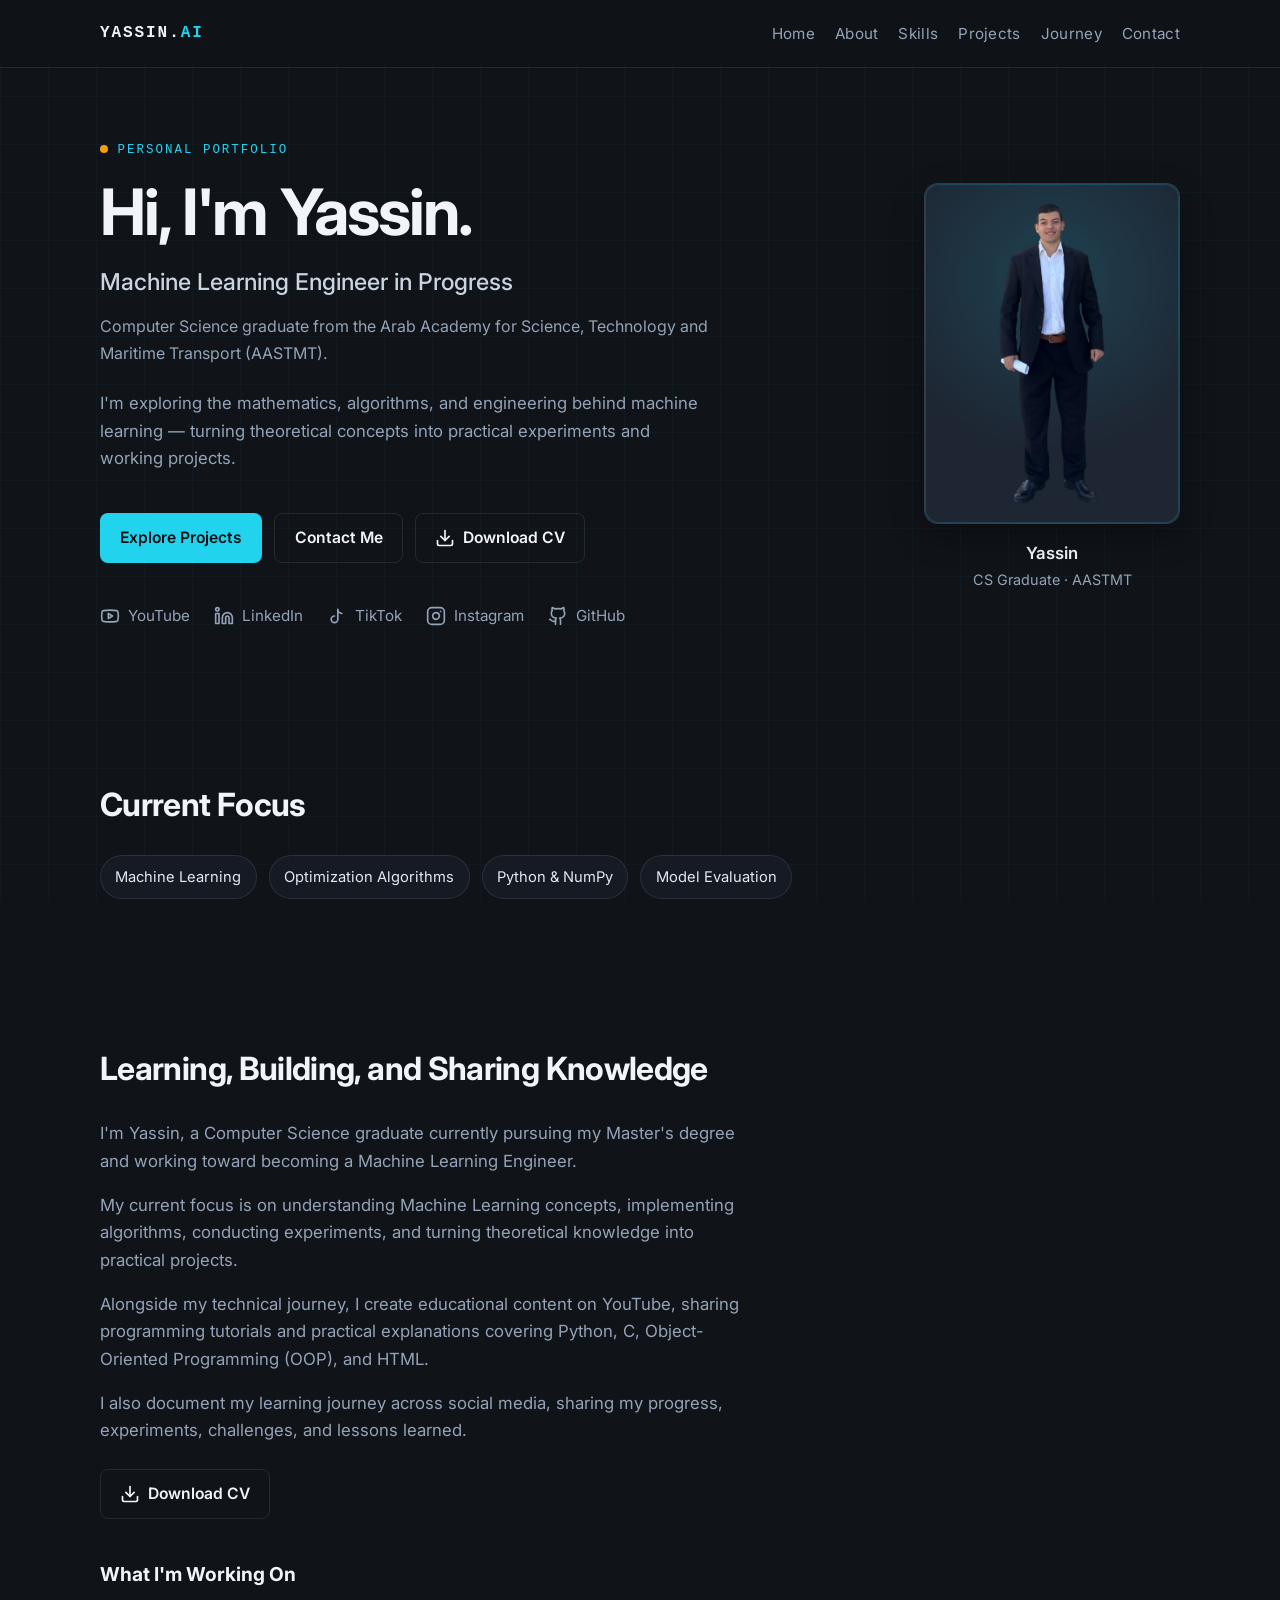
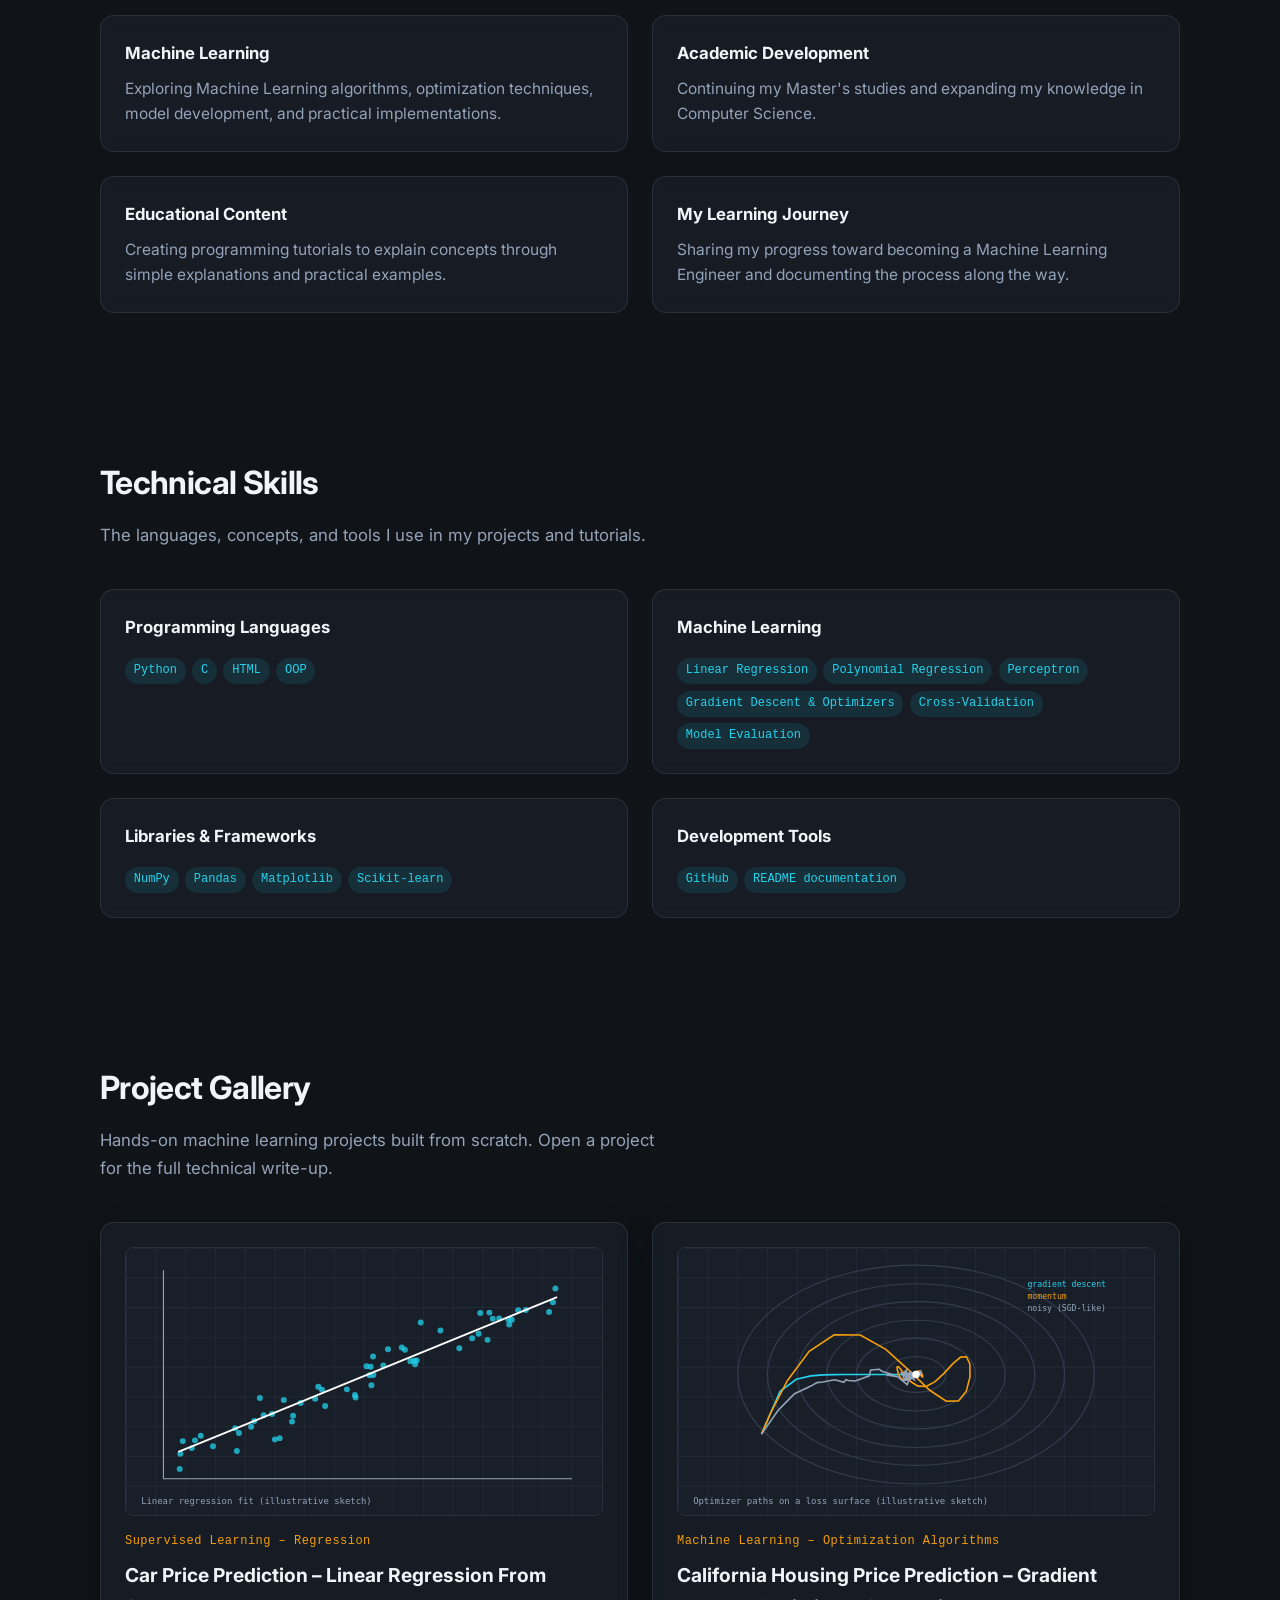
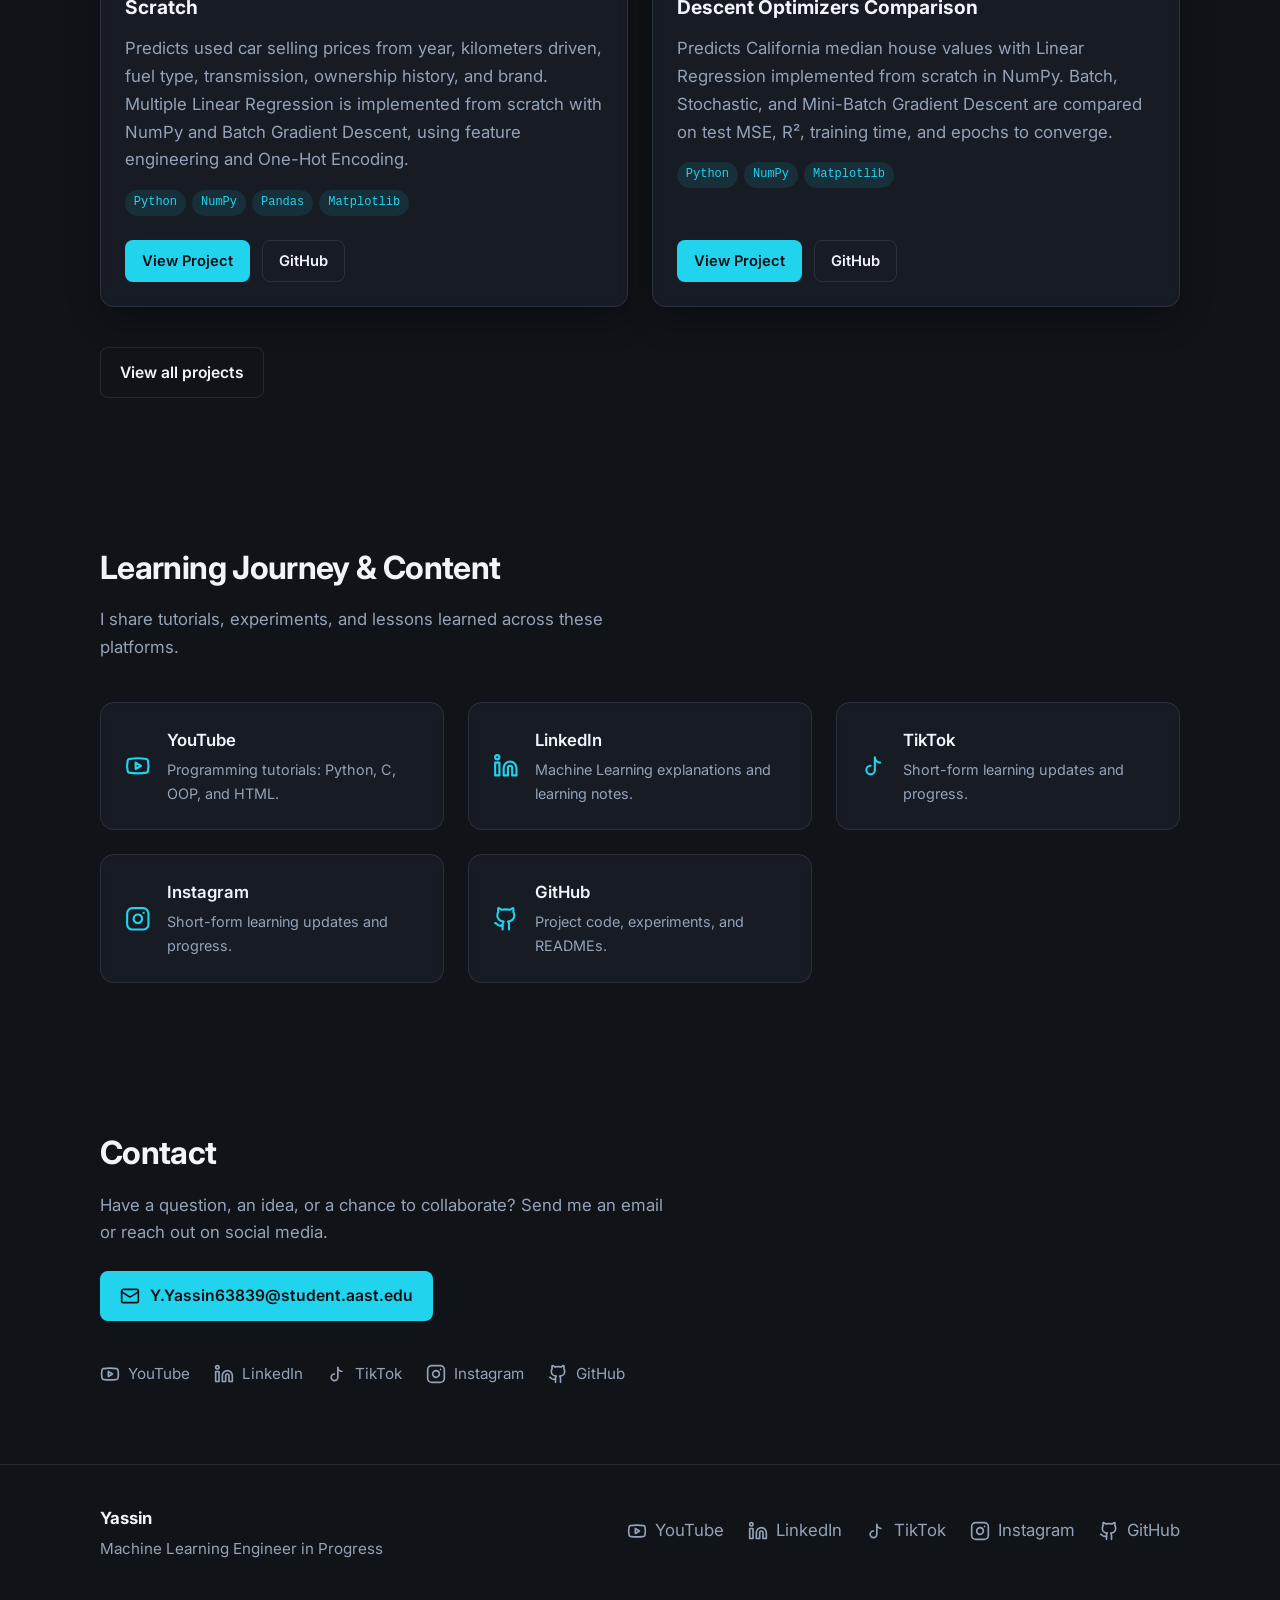
<file: index.html>
<!DOCTYPE html>
<html lang="en">
  <head>
    <meta charset="UTF-8" />
    <meta name="viewport" content="width=device-width, initial-scale=1.0" />
    <meta
      name="description"
      content="Portfolio of Yassin, an aspiring Machine Learning Engineer exploring algorithms, mathematics, and practical ML experiments."
    />
    <title>Yassin | Machine Learning Engineer in Progress</title>
    <link rel="preconnect" href="https://fonts.googleapis.com" />
    <link rel="preconnect" href="https://fonts.gstatic.com" crossorigin />
    <link href="https://fonts.googleapis.com/css2?family=Inter:wght@400;500;600;700&display=swap" rel="stylesheet" />
    <link rel="stylesheet" href="style.css" />
  </head>
  <body>
    <a class="skip-link" href="#main">Skip to content</a>

<header class="site-header">
      <div class="container header-inner">
        <a class="logo" href="#home">YASSIN.<span>AI</span></a>

        <nav class="site-nav" aria-label="Primary">
          <ul class="nav-list">
            <li><a href="#home">Home</a></li>
            <li><a href="#about">About</a></li>
            <li><a href="#skills">Skills</a></li>
            <li><a href="#projects">Projects</a></li>
            <li><a href="#journey">Journey</a></li>
            <li><a href="#contact">Contact</a></li>
          </ul>
        </nav>
      </div>
    </header>

    <main id="main">
      <section id="home" class="hero" aria-labelledby="hero-heading">
        <div class="container hero-inner">
          <div class="hero-copy">
            <p class="eyebrow">Personal portfolio</p>
            <h1 id="hero-heading">Hi, I'm Yassin.</h1>
            <p class="hero-subtitle">Machine Learning Engineer in Progress</p>
            <p class="hero-education">
              Computer Science graduate from the Arab Academy for Science,
              Technology and Maritime Transport (AASTMT).
            </p>
            <p class="hero-description">
              I'm exploring the mathematics, algorithms, and engineering behind
              machine learning — turning theoretical concepts into practical
              experiments and working projects.
            </p>
            <div class="hero-actions">
              <a class="button button-primary" href="#projects">Explore Projects</a>
              <a class="button button-secondary" href="#contact">Contact Me</a>
              <a class="button button-secondary" href="documents/Yassin_Mohamed_CV.pdf" download="Yassin_Mohamed_CV.pdf"><svg class="icon" viewBox="0 0 24 24" width="20" height="20" fill="none" stroke="currentColor" stroke-width="2" stroke-linecap="round" stroke-linejoin="round" aria-hidden="true" focusable="false"><path d="M21 15v4a2 2 0 0 1-2 2H5a2 2 0 0 1-2-2v-4"/><polyline points="7 10 12 15 17 10"/><line x1="12" x2="12" y1="15" y2="3"/></svg><span>Download CV</span></a>
            </div>
            <ul class="social-list" id="hero-socials" aria-label="Social links"></ul>
          </div>
          <figure class="profile-card">
            <div class="profile-frame">
              <img src="images/yassin-profile.webp" alt="Portrait of Yassin in a black suit and white shirt" width="2040" height="3202" fetchpriority="high" />
            </div>
            <figcaption>Yassin<span>CS Graduate · AASTMT</span></figcaption>
          </figure>
        </div>
      </section>

      <section
        id="focus"
        class="focus-section"
        aria-labelledby="focus-heading"
      >
        <div class="container">
          <h2 id="focus-heading" class="section-title">Current Focus</h2>
          <ul class="focus-list">
            <li class="focus-item">Machine Learning</li>
            <li class="focus-item">Optimization Algorithms</li>
            <li class="focus-item">Python &amp; NumPy</li>
            <li class="focus-item">Model Evaluation</li>
          </ul>
        </div>
      </section>

      <section id="about" class="about-section" aria-labelledby="about-heading">
        <div class="container">
          <h2 id="about-heading" class="section-title">Learning, Building, and Sharing Knowledge</h2>
          <div class="about-text">
            <p>
              I'm Yassin, a Computer Science graduate currently pursuing my
              Master's degree and working toward becoming a Machine Learning
              Engineer.
            </p>
            <p>
              My current focus is on understanding Machine Learning concepts,
              implementing algorithms, conducting experiments, and turning
              theoretical knowledge into practical projects.
            </p>
            <p>
              Alongside my technical journey, I create educational content on
              YouTube, sharing programming tutorials and practical explanations
              covering Python, C, Object-Oriented Programming (OOP), and HTML.
            </p>
            <p>
              I also document my learning journey across social media, sharing
              my progress, experiments, challenges, and lessons learned.
            </p>
          </div>

          <div class="about-actions">
            <a class="button button-secondary" href="documents/Yassin_Mohamed_CV.pdf" download="Yassin_Mohamed_CV.pdf"><svg class="icon" viewBox="0 0 24 24" width="20" height="20" fill="none" stroke="currentColor" stroke-width="2" stroke-linecap="round" stroke-linejoin="round" aria-hidden="true" focusable="false"><path d="M21 15v4a2 2 0 0 1-2 2H5a2 2 0 0 1-2-2v-4"/><polyline points="7 10 12 15 17 10"/><line x1="12" x2="12" y1="15" y2="3"/></svg><span>Download CV</span></a>
          </div>

          <h3 class="subsection-title">What I'm Working On</h3>
          <div class="working-grid">
            <article class="info-card">
              <h4>Machine Learning</h4>
              <p>Exploring Machine Learning algorithms, optimization techniques, model development, and practical implementations.</p>
            </article>
            <article class="info-card">
              <h4>Academic Development</h4>
              <p>Continuing my Master's studies and expanding my knowledge in Computer Science.</p>
            </article>
            <article class="info-card">
              <h4>Educational Content</h4>
              <p>Creating programming tutorials to explain concepts through simple explanations and practical examples.</p>
            </article>
            <article class="info-card">
              <h4>My Learning Journey</h4>
              <p>Sharing my progress toward becoming a Machine Learning Engineer and documenting the process along the way.</p>
            </article>
          </div>
        </div>
      </section>
    

      <section id="skills" class="skills-section" aria-labelledby="skills-heading">
        <div class="container">
          <h2 id="skills-heading" class="section-title">Technical Skills</h2>
          <p class="section-intro">The languages, concepts, and tools I use in my projects and tutorials.</p>
          <div class="skills-grid">
            <article class="info-card">
              <h3>Programming Languages</h3>
              <ul class="tech-list"><li class="tech-chip">Python</li><li class="tech-chip">C</li><li class="tech-chip">HTML</li><li class="tech-chip">OOP</li></ul>
            </article>
            <article class="info-card">
              <h3>Machine Learning</h3>
              <ul class="tech-list"><li class="tech-chip">Linear Regression</li><li class="tech-chip">Polynomial Regression</li><li class="tech-chip">Perceptron</li><li class="tech-chip">Gradient Descent &amp; Optimizers</li><li class="tech-chip">Cross-Validation</li><li class="tech-chip">Model Evaluation</li></ul>
            </article>
            <article class="info-card">
              <h3>Libraries &amp; Frameworks</h3>
              <ul class="tech-list"><li class="tech-chip">NumPy</li><li class="tech-chip">Pandas</li><li class="tech-chip">Matplotlib</li><li class="tech-chip">Scikit-learn</li></ul>
            </article>
            <article class="info-card">
              <h3>Development Tools</h3>
              <ul class="tech-list"><li class="tech-chip">GitHub</li><li class="tech-chip">README documentation</li></ul>
            </article>
          </div>
        </div>
      </section>

      <section
        id="projects"
        class="projects-section"
        aria-labelledby="projects-heading"
      >
        <div class="container">
          <h2 id="projects-heading" class="section-title">Project Gallery</h2>
          <p class="section-intro">
            Hands-on machine learning projects built from scratch. Open a
            project for the full technical write-up.
          </p>
          <div class="project-grid" id="project-grid"></div>
          <p class="section-more">
            <a class="button button-secondary" href="projects.html">View all projects</a>
          </p>
        </div>
      </section>

      <section id="journey" class="journey-section" aria-labelledby="journey-heading">
        <div class="container">
          <h2 id="journey-heading" class="section-title">Learning Journey &amp; Content</h2>
          <p class="section-intro">I share tutorials, experiments, and lessons learned across these platforms.</p>
          <ul class="journey-grid" id="journey-grid"></ul>
        </div>
      </section>

      <section id="contact" class="contact-section" aria-labelledby="contact-heading">
      <div class="container">
        <h2 id="contact-heading" class="section-title">Contact</h2>
        <p class="section-intro">
          Have a question, an idea, or a chance to collaborate? Send me an
          email or reach out on social media.
        </p>
        <div class="contact-actions">
          <a class="button button-primary" id="contact-email" href="#"></a>
        </div>
        <ul class="social-list" id="contact-socials" aria-label="Social links"></ul>
      </div>
    </section>

        </main>

    <footer class="site-footer">
      <div class="container footer-inner">
        <div class="footer-identity">
          <p class="footer-name">Yassin</p>
          <p class="footer-tagline">Machine Learning Engineer in Progress</p>
        </div>
        <ul class="footer-links" id="footer-socials" aria-label="Social links"></ul>
      </div>
    </footer>

    <script src="projects.js"></script>
    <script>
      document.getElementById("project-grid").innerHTML = PROJECTS.filter((p) => p.featured).map(projectCard).join("");
      document.getElementById("hero-socials").innerHTML = socialLinks();
      document.getElementById("journey-grid").innerHTML = PROFILE.socials.map((s) => `<li><a class="journey-card" href="${esc(s.url)}" target="_blank" rel="noopener noreferrer">${icon(s.name)}<span class="journey-name">${s.name}</span><span class="journey-desc">${esc(s.desc)}</span></a></li>`).join("");
      document.getElementById("footer-socials").innerHTML = socialLinks();
      document.getElementById("contact-socials").innerHTML = socialLinks();
      const mail = document.getElementById("contact-email");
      mail.href = "mailto:" + PROFILE.email;
      mail.innerHTML = icon("Email") + "<span>" + PROFILE.email + "</span>";
    </script>
  </body>
</html>
</file>
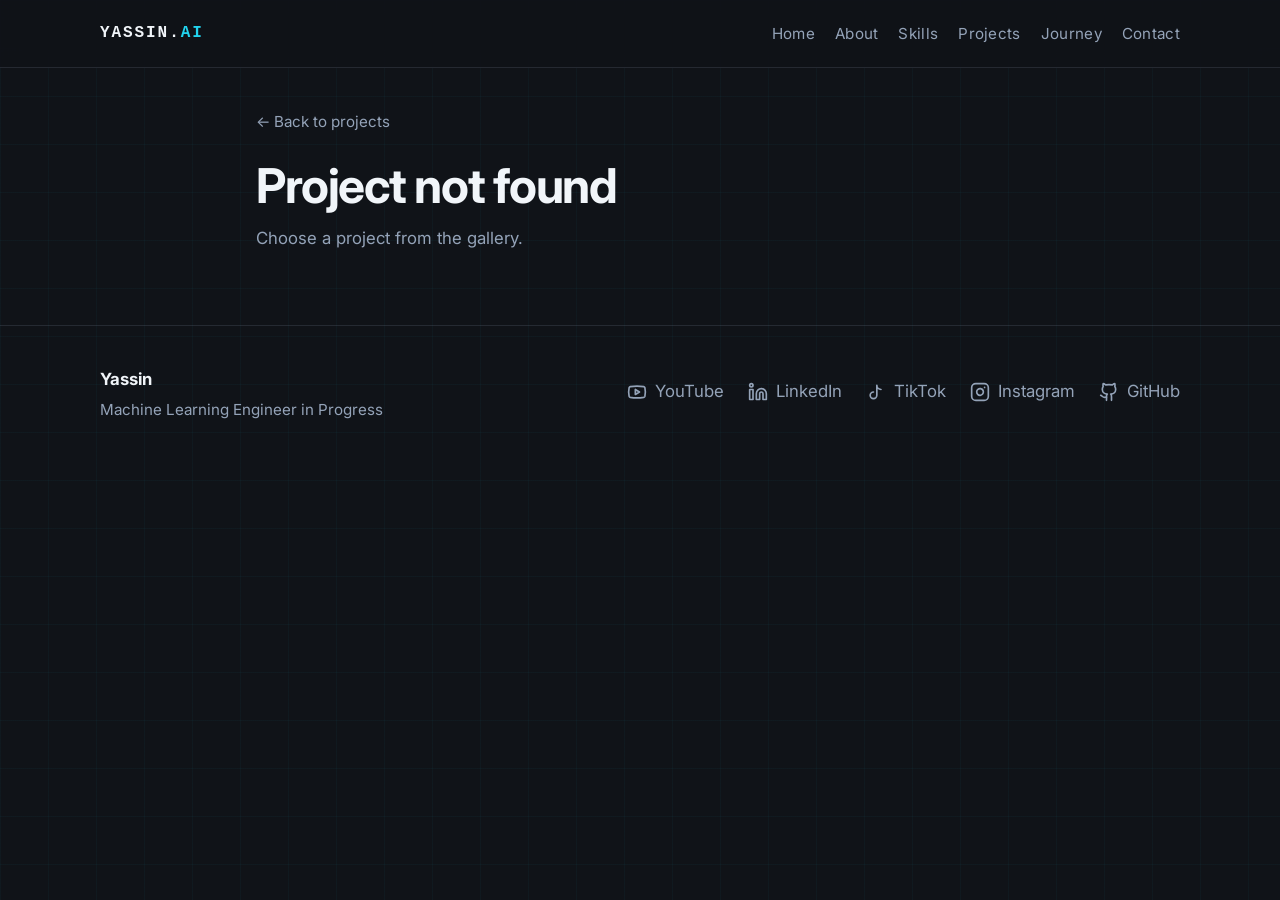
<file: project.html>
<!DOCTYPE html>
<html lang="en">
  <head>
    <meta charset="UTF-8" />
    <meta name="viewport" content="width=device-width, initial-scale=1.0" />
    <title>Project | Yassin</title>
    <link rel="preconnect" href="https://fonts.googleapis.com" />
    <link rel="preconnect" href="https://fonts.gstatic.com" crossorigin />
    <link href="https://fonts.googleapis.com/css2?family=Inter:wght@400;500;600;700&display=swap" rel="stylesheet" />
    <link rel="stylesheet" href="style.css" />
  </head>
  <body>
    <a class="skip-link" href="#main">Skip to content</a>
    <header class="site-header">
      <div class="container header-inner">
        <a class="logo" href="index.html#home">YASSIN.<span>AI</span></a>
        <nav class="site-nav" aria-label="Primary">
          <ul class="nav-list">
            <li><a href="index.html#home">Home</a></li>
            <li><a href="index.html#about">About</a></li>
            <li><a href="index.html#skills">Skills</a></li>
            <li><a href="index.html#projects">Projects</a></li>
            <li><a href="index.html#journey">Journey</a></li>
            <li><a href="index.html#contact">Contact</a></li>
          </ul>
        </nav>
      </div>
    </header>

    <main id="main" class="container detail-page"></main>

    <footer class="site-footer">
      <div class="container footer-inner">
        <div class="footer-identity">
          <p class="footer-name">Yassin</p>
          <p class="footer-tagline">Machine Learning Engineer in Progress</p>
        </div>
        <ul class="footer-links" id="footer-socials" aria-label="Social links"></ul>
      </div>
    </footer>

    <script src="projects.js"></script>
    <script src="project-details.js"></script>
    <script>
      const id = new URLSearchParams(location.search).get("id");
      const project = PROJECTS.find((p) => p.id === id);
      const root = document.getElementById("main");
      if (project) {
        document.title = project.title + " | Yassin";
        renderProjectDetail(project, root);
      } else {
        root.innerHTML = '<a class="back-link" href="index.html#projects">&larr; Back to projects</a><h1 class="detail-title">Project not found</h1><p class="section-intro">Choose a project from the gallery.</p>';
      }
      document.getElementById("footer-socials").innerHTML = socialLinks();
    </script>
  </body>
</html>
</file>
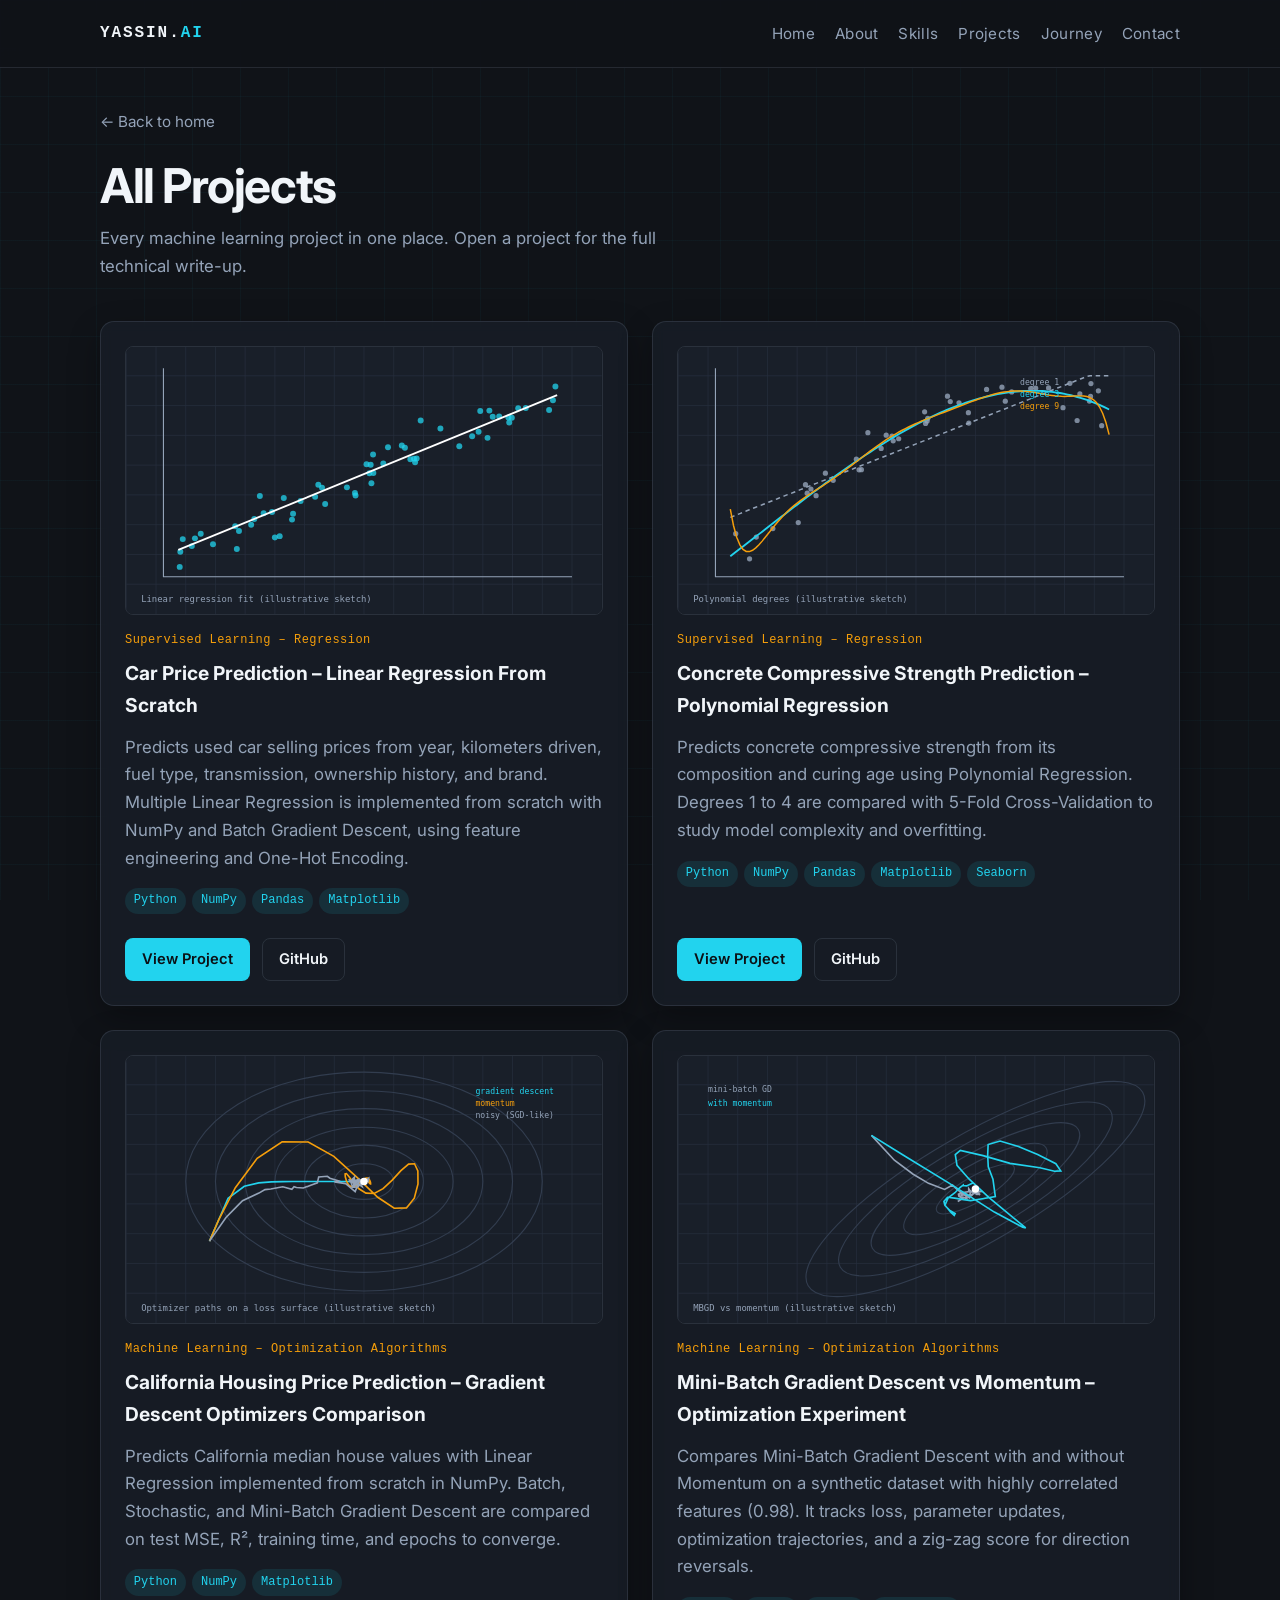
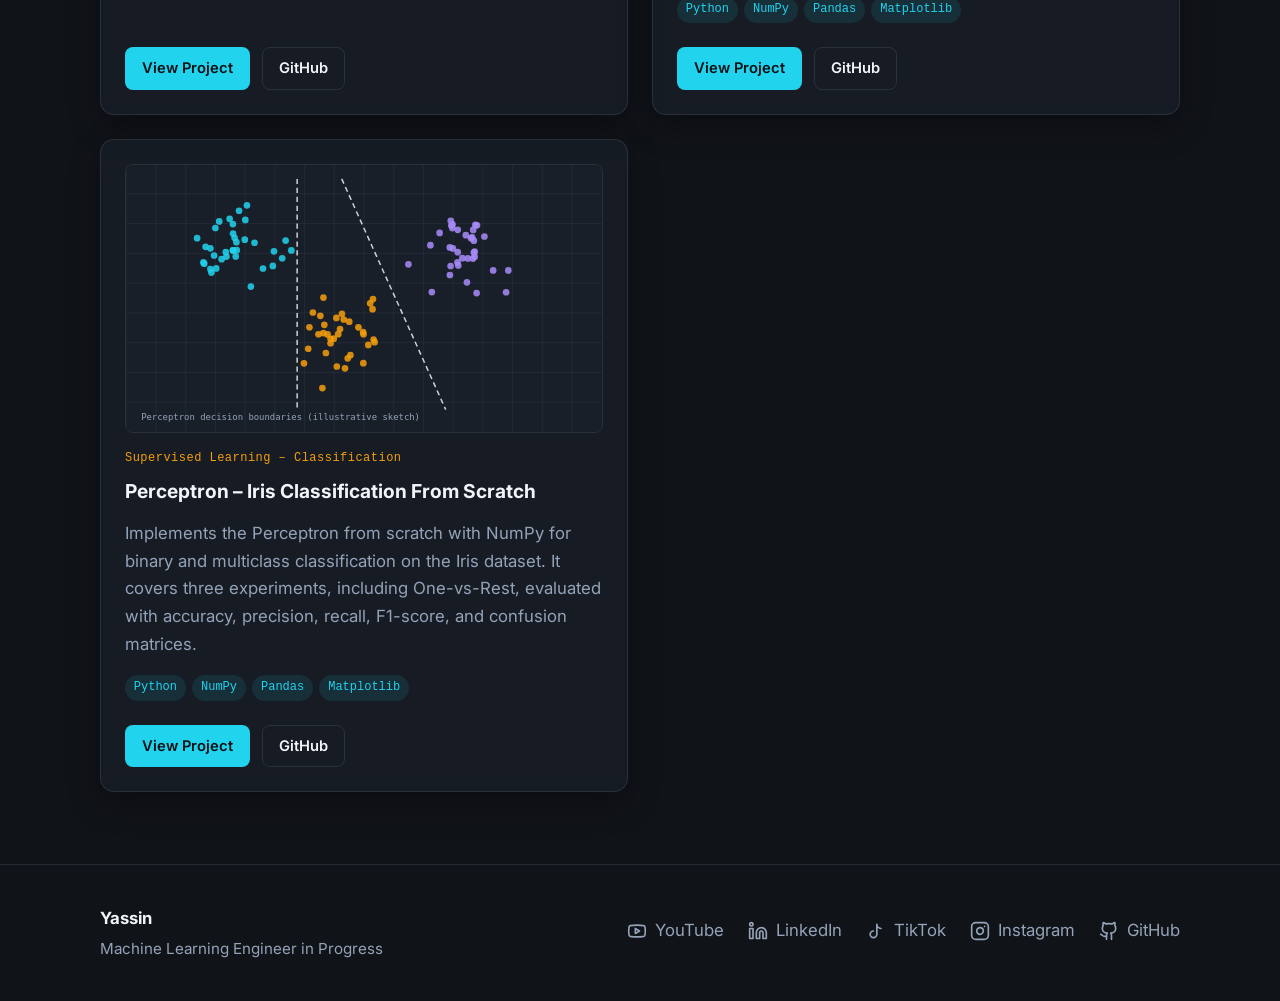
<file: projects.html>
<!DOCTYPE html>
<html lang="en">
  <head>
    <meta charset="UTF-8" />
    <meta name="viewport" content="width=device-width, initial-scale=1.0" />
    <title>All Projects | Yassin</title>
    <link rel="preconnect" href="https://fonts.googleapis.com" />
    <link rel="preconnect" href="https://fonts.gstatic.com" crossorigin />
    <link href="https://fonts.googleapis.com/css2?family=Inter:wght@400;500;600;700&display=swap" rel="stylesheet" />
    <link rel="stylesheet" href="style.css" />
  </head>
  <body>
    <a class="skip-link" href="#main">Skip to content</a>
    <header class="site-header">
      <div class="container header-inner">
        <a class="logo" href="index.html#home">YASSIN.<span>AI</span></a>
        <nav class="site-nav" aria-label="Primary">
          <ul class="nav-list">
            <li><a href="index.html#home">Home</a></li>
            <li><a href="index.html#about">About</a></li>
            <li><a href="index.html#skills">Skills</a></li>
            <li><a href="index.html#projects">Projects</a></li>
            <li><a href="index.html#journey">Journey</a></li>
            <li><a href="index.html#contact">Contact</a></li>
          </ul>
        </nav>
      </div>
    </header>

    <main id="main" class="container projects-page">
      <a class="back-link" href="index.html#projects">&larr; Back to home</a>
      <h1 class="detail-title">All Projects</h1>
      <p class="section-intro">Every machine learning project in one place. Open a project for the full technical write-up.</p>
      <div class="project-grid" id="project-grid"></div>
    </main>

    <footer class="site-footer">
      <div class="container footer-inner">
        <div class="footer-identity">
          <p class="footer-name">Yassin</p>
          <p class="footer-tagline">Machine Learning Engineer in Progress</p>
        </div>
        <ul class="footer-links" id="footer-socials" aria-label="Social links"></ul>
      </div>
    </footer>

    <script src="projects.js"></script>
    <script>
      document.getElementById("project-grid").innerHTML = PROJECTS.map(projectCard).join("");
      document.getElementById("footer-socials").innerHTML = socialLinks();
    </script>
  </body>
</html>
</file>
<file: style.css>
:root {
  --color-bg: #101318;
  --color-bg-elevated: #191F29;
  --color-surface: #1E2633;
  --color-text: #F1F5F9;
  --color-text-muted: #94A3B8;
  --color-accent: #22D3EE;
  --color-accent-strong: #22D3EE;
  --color-border: rgba(148, 163, 184, 0.16);
  --color-badge-bg: rgba(34, 211, 238, 0.1);
  --color-warm: #F59E0B;
  --shadow-card: 0 12px 32px rgba(0, 0, 0, 0.3);
  --font-sans: "Inter", "Segoe UI", system-ui, -apple-system, BlinkMacSystemFont, sans-serif;
  --font-mono: "SFMono-Regular", Menlo, Consolas, "Liberation Mono", monospace;
  --space-xs: 0.5rem;
  --space-sm: 0.75rem;
  --space-md: 1rem;
  --space-lg: 1.5rem;
  --space-xl: 2.5rem;
  --space-2xl: 4.5rem;
  --space-3xl: 6.5rem;
  --radius-sm: 8px;
  --radius-md: 14px;
  --max-width: 1080px;
  --header-height: 4.25rem;
  --focus-ring: 0 0 0 3px rgba(34, 211, 238, 0.45);
}

*,
*::before,
*::after {
  box-sizing: border-box;
}

html {
  scroll-behavior: smooth;
}

body {
  margin: 0;
  min-height: 100vh;
  font-family: var(--font-sans);
  font-size: 1.05rem;
  line-height: 1.65;
  color: var(--color-text);
  background-color: var(--color-bg);
  background-image:
    linear-gradient(rgba(34, 211, 238, 0.035) 1px, transparent 1px),
    linear-gradient(90deg, rgba(34, 211, 238, 0.035) 1px, transparent 1px);
  background-size: 48px 48px;
  background-attachment: fixed;
}

img,
svg {
  max-width: 100%;
  display: block;
}

a {
  color: var(--color-accent);
  text-decoration: none;
}

a:hover {
  color: #67E8F9;
}

a:focus-visible,
.button:focus-visible,
.logo:focus-visible {
  outline: none;
  box-shadow: var(--focus-ring);
  border-radius: 6px;
}

.skip-link {
  position: absolute;
  left: var(--space-md);
  top: var(--space-sm);
  z-index: 100;
  padding: var(--space-xs) var(--space-md);
  background: var(--color-surface);
  color: var(--color-text);
  border-radius: var(--radius-sm);
  transform: translateY(-180%);
}

.skip-link:focus {
  transform: translateY(0);
}

.container {
  width: min(100% - 2rem, var(--max-width));
  margin-inline: auto;
}

/* ===== Header ===== */

.site-header {
  position: sticky;
  top: 0;
  z-index: 20;
  height: var(--header-height);
  border-bottom: 1px solid var(--color-border);
  background: rgba(16, 19, 24, 0.92);
  backdrop-filter: blur(10px);
}

.header-inner {
  display: flex;
  align-items: center;
  justify-content: space-between;
  height: 100%;
  gap: var(--space-lg);
}

.logo {
  font-family: var(--font-mono);
  font-size: 1rem;
  font-weight: 700;
  letter-spacing: 0.12em;
  color: var(--color-text);
}

.logo span {
  color: var(--color-accent);
}

.nav-list {
  display: flex;
  flex-wrap: wrap;
  justify-content: flex-end;
  gap: 0.35rem 1.25rem;
  margin: 0;
  padding: 0;
  list-style: none;
}

.site-nav a {
  color: var(--color-text-muted);
  font-size: 0.95rem;
  letter-spacing: 0.02em;
}

.site-nav a:hover,
.site-nav a:focus-visible {
  color: var(--color-text);
}

/* ===== Hero Section ===== */

.hero {
  padding: var(--space-2xl) 0;
}

.hero-inner {
  display: grid;
  grid-template-columns: minmax(0, 1fr) 16rem;
  align-items: center;
  gap: 3rem;
  max-width: var(--max-width);
  margin-inline: auto;
}

.hero-copy {
  width: 100%;
  max-width: 50rem;
}

.eyebrow {
  margin: 0 0 var(--space-md);
  font-family: var(--font-mono);
  font-size: 0.78rem;
  letter-spacing: 0.16em;
  text-transform: uppercase;
  color: var(--color-accent);
}

.eyebrow::before {
  content: "";
  display: inline-block;
  width: 0.5rem;
  height: 0.5rem;
  margin-right: 0.6rem;
  border-radius: 50%;
  background: var(--color-warm);
}

.hero h1 {
  margin: 0;
  font-size: clamp(2.4rem, 6vw, 4rem);
  line-height: 1.1;
  letter-spacing: -0.03em;
}

.hero-subtitle {
  margin: var(--space-md) 0 0;
  font-size: clamp(1.15rem, 2.4vw, 1.45rem);
  font-weight: 500;
  color: #CBD5E1;
}

.hero-description {
  margin: var(--space-lg) 0 0;
  color: var(--color-text-muted);
  max-width: 38rem;
}

.hero-education {
  margin: var(--space-sm) 0 0;
  color: var(--color-text-muted);
  font-size: 1rem;
  max-width: 38rem;
}

.hero-actions {
  display: flex;
  flex-wrap: wrap;
  gap: var(--space-sm);
  margin-top: var(--space-xl);
}

/* ===== Buttons ===== */

.button {
  display: inline-flex;
  align-items: center;
  justify-content: center;
  gap: 0.5rem;
  min-height: 2.75rem;
  padding: 0.7rem 1.2rem;
  border: 1px solid transparent;
  border-radius: var(--radius-sm);
  font-size: 0.98rem;
  font-weight: 600;
  transition: background-color 0.2s ease, border-color 0.2s ease, color 0.2s ease, transform 0.2s ease;
}

.button:hover {
  transform: translateY(-1px);
}

.button-primary {
  background: var(--color-accent-strong);
  color: #0B1015;
}

.button-primary:hover {
  background: var(--color-accent);
  color: #0B1015;
}

.button-secondary {
  background: transparent;
  border-color: var(--color-border);
  color: var(--color-text);
}

.button-secondary:hover {
  border-color: var(--color-accent);
  color: var(--color-accent);
}

/* ===== Profile Image ===== */

.profile-card {
  margin: 0;
  width: 100%;
  display: flex;
  flex-direction: column;
  align-items: center;
  text-align: center;
}

.profile-frame {
  position: relative;
  width: 16rem;
  max-width: 100%;
  aspect-ratio: 3 / 4;
  overflow: hidden;
  border: 1px solid var(--color-border);
  border-radius: var(--radius-md);
  background:
    radial-gradient(
      circle at 50% 28%,
      rgba(34, 211, 238, 0.16),
      transparent 62%
    ),
    var(--color-surface);
  box-shadow: var(--shadow-card);
}

.profile-frame::after {
  content: "";
  position: absolute;
  inset: 0;
  border-radius: inherit;
  box-shadow: inset 0 0 0 1px rgba(34, 211, 238, 0.18);
  pointer-events: none;
}

.profile-frame img {
  position: absolute;
  inset: 0;
  width: 100%;
  height: 100%;
  object-fit: contain;
  object-position: center center;
}

.profile-initial {
  font-family: var(--font-mono);
  font-size: 5rem;
  font-weight: 700;
  color: var(--color-accent);
}

.profile-card figcaption {
  margin-top: var(--space-md);
  font-weight: 600;
}

.profile-card figcaption span {
  display: block;
  font-weight: 400;
  font-size: 0.9rem;
  color: var(--color-text-muted);
}

/* ===== General Sections ===== */

.hero,
.focus-section,
.projects-section,
.about-section,
.site-footer,
.skills-section,
.journey-section,
.contact-section {
  scroll-margin-top: calc(var(--header-height) + 0.75rem);
}

.focus-section,
.projects-section,
.about-section,
.skills-section,
.journey-section {
  padding: var(--space-2xl) 0;
}

.section-title {
  margin: 0;
  font-size: clamp(1.6rem, 3vw, 2rem);
  letter-spacing: -0.02em;
}

.section-intro {
  margin: var(--space-sm) 0 0;
  color: var(--color-text-muted);
  max-width: 36rem;
}

/* ===== Focus ===== */

.focus-list {
  display: flex;
  flex-wrap: wrap;
  gap: var(--space-sm);
  margin: var(--space-lg) 0 0;
  padding: 0;
  list-style: none;
}

.focus-item {
  padding: 0.55rem 0.9rem;
  border: 1px solid var(--color-border);
  border-radius: 999px;
  background: rgba(25, 31, 41, 0.7);
  color: #E2E8F0;
  font-size: 0.92rem;
}

/* ===== Projects ===== */

.project-grid {
  display: grid;
  grid-template-columns: repeat(2, minmax(0, 1fr));
  gap: var(--space-lg);
  margin-top: var(--space-xl);
}

.project-card {
  display: flex;
  flex-direction: column;
  padding: var(--space-lg);
  border: 1px solid var(--color-border);
  border-radius: var(--radius-md);
  background: rgba(25, 31, 41, 0.75);
  backdrop-filter: blur(6px);
  box-shadow: var(--shadow-card);
  transition: border-color 0.2s ease, transform 0.2s ease;
}

.project-card:hover {
  border-color: rgba(34, 211, 238, 0.4);
  transform: translateY(-2px);
}

.project-meta {
  margin-bottom: var(--space-md);
}

.status-badge {
  display: inline-block;
  padding: 0.25rem 0.6rem;
  border-radius: 999px;
  background: var(--color-badge-bg);
  color: var(--color-accent);
  font-family: var(--font-mono);
  font-size: 0.75rem;
  letter-spacing: 0.04em;
}

.project-title {
  margin: 0;
  font-size: 1.2rem;
}

.project-description {
  margin: var(--space-sm) 0 0;
  color: var(--color-text-muted);
}

.project-type {
  margin: 0 0 var(--space-xs);
  color: var(--color-warm);
  font-family: var(--font-mono);
  font-size: 0.75rem;
  letter-spacing: 0.04em;
}

.project-image {
  width: 100%;
  aspect-ratio: 16 / 9;
  object-fit: cover;
  border: 1px solid var(--color-border);
  border-radius: var(--radius-sm);
  margin-bottom: var(--space-md);
}

.image-placeholder {
  display: flex;
  align-items: center;
  justify-content: center;
  background: var(--color-surface);
  background-image: repeating-linear-gradient(
    45deg,
    transparent 0 10px,
    rgba(34, 211, 238, 0.04) 10px 20px
  );
  color: var(--color-text-muted);
  font-family: var(--font-mono);
  font-size: 0.8rem;
}

.tech-list {
  display: flex;
  flex-wrap: wrap;
  gap: 0.4rem;
  margin: var(--space-md) 0 0;
  padding: 0;
  list-style: none;
}

.tech-chip {
  padding: 0.2rem 0.55rem;
  border-radius: 999px;
  background: var(--color-badge-bg);
  color: var(--color-accent);
  font-family: var(--font-mono);
  font-size: 0.75rem;
}

.card-actions {
  display: flex;
  flex-wrap: wrap;
  gap: var(--space-sm);
  margin-top: auto;
  padding-top: var(--space-lg);
}

.card-actions .button {
  min-height: 2.4rem;
  padding: 0.5rem 1rem;
  font-size: 0.92rem;
}

.is-placeholder {
  opacity: 0.6;
  cursor: not-allowed;
}

.is-placeholder:hover {
  transform: none;
}

/* ===== Skills ===== */

.skills-grid,
.journey-grid {
  display: grid;
  grid-template-columns: repeat(2, minmax(0, 1fr));
  gap: var(--space-lg);
  margin: var(--space-xl) 0 0;
  padding: 0;
  list-style: none;
}

.info-card {
  padding: var(--space-lg);
  border: 1px solid var(--color-border);
  border-radius: var(--radius-md);
  background: rgba(25, 31, 41, 0.75);
  backdrop-filter: blur(6px);
}

.info-card h4 {
  margin: 0;
  font-size: 1.05rem;
}

.info-card p {
  margin: var(--space-xs) 0 0;
  color: var(--color-text-muted);
  font-size: 0.97rem;
}

.skills-grid .info-card h3 {
  margin: 0;
  font-size: 1.05rem;
}

.skills-grid .tech-list {
  margin-top: var(--space-md);
}

/* ===== Journey ===== */

.journey-grid {
  grid-template-columns: repeat(3, minmax(0, 1fr));
}

.journey-card {
  display: grid;
  grid-template-columns: auto 1fr;
  column-gap: var(--space-md);
  row-gap: 0.2rem;
  height: 100%;
  padding: var(--space-lg);
  border: 1px solid var(--color-border);
  border-radius: var(--radius-md);
  background: rgba(25, 31, 41, 0.75);
  backdrop-filter: blur(6px);
  color: var(--color-text);
  transition: border-color 0.2s ease, transform 0.2s ease;
}

.journey-card:hover {
  border-color: rgba(34, 211, 238, 0.4);
  transform: translateY(-2px);
  color: var(--color-text);
}

.journey-card .icon {
  grid-row: span 2;
  width: 1.6rem;
  height: 1.6rem;
  color: var(--color-accent);
  align-self: center;
}

.journey-name {
  font-weight: 600;
}

.journey-desc {
  grid-column: 2;
  color: var(--color-text-muted);
  font-size: 0.9rem;
}

/* ===== Social Links ===== */

.social-list {
  display: flex;
  flex-wrap: wrap;
  gap: var(--space-xs) var(--space-lg);
  margin: var(--space-xl) 0 0;
  padding: 0;
  list-style: none;
}

.social-list a {
  color: var(--color-text-muted);
  font-size: 0.95rem;
}

.social-list a:hover {
  color: var(--color-accent);
}

.social-list a,
.footer-links a {
  display: inline-flex;
  align-items: center;
  gap: 0.5rem;
}

.icon {
  flex: none;
  width: 1.25rem;
  height: 1.25rem;
}

/* ===== About ===== */

.about-text {
  margin: var(--space-lg) 0 0;
  max-width: 40rem;
  color: var(--color-text-muted);
}

.about-text p {
  margin: 0 0 var(--space-md);
}

.subsection-title {
  margin: var(--space-xl) 0 0;
  font-size: 1.2rem;
}

.working-grid {
  display: grid;
  grid-template-columns: repeat(2, minmax(0, 1fr));
  gap: var(--space-lg);
  margin-top: var(--space-lg);
}

.about-actions {
  margin-top: var(--space-lg);
}

.section-more {
  margin: var(--space-xl) 0 0;
}

/* ===== Contact ===== */

.contact-section {
  padding: var(--space-2xl) 0;
}

.contact-actions {
  margin-top: var(--space-lg);
}

.contact-actions .button {
  gap: 0.6rem;
  word-break: break-all;
}

/* ===== Detail Pages ===== */

.detail-page {
  padding: var(--space-xl) 0 var(--space-2xl);
  max-width: 48rem;
}

.back-link {
  display: inline-block;
  margin-bottom: var(--space-lg);
  color: var(--color-text-muted);
  font-size: 0.95rem;
}

.detail-title {
  margin: 0;
  font-size: clamp(2rem, 5vw, 3rem);
  line-height: 1.15;
  letter-spacing: -0.03em;
}

.detail-hero-image {
  margin-top: var(--space-lg);
}

.detail-section {
  margin-top: var(--space-xl);
  padding-top: var(--space-lg);
  border-top: 1px solid var(--color-border);
}

.detail-section h2 {
  margin: 0 0 var(--space-sm);
  font-size: 1.3rem;
  letter-spacing: -0.02em;
}

.detail-section p,
.detail-list {
  color: var(--color-text-muted);
  margin: 0 0 var(--space-md);
}

.detail-list {
  padding-left: 1.2rem;
}

.detail-subheading {
  margin: var(--space-lg) 0 var(--space-xs);
  font-size: 1.05rem;
  color: var(--color-text);
}

.table-wrap {
  overflow-x: auto;
  margin: 0 0 var(--space-md);
  border: 1px solid var(--color-border);
  border-radius: var(--radius-sm);
}

.detail-table {
  width: 100%;
  border-collapse: collapse;
  font-size: 0.95rem;
}

.detail-table th,
.detail-table td {
  padding: 0.6rem 0.9rem;
  text-align: left;
  border-bottom: 1px solid var(--color-border);
  color: var(--color-text-muted);
}

.detail-table th {
  color: var(--color-text);
  background: var(--color-surface);
}

.detail-table tr:last-child td {
  border-bottom: none;
}

.formula {
  margin: 0 0 var(--space-md);
  padding: var(--space-md);
  overflow-x: auto;
  border: 1px solid var(--color-border);
  border-radius: var(--radius-sm);
  background: var(--color-surface);
  color: var(--color-accent);
  font-family: var(--font-mono);
  font-size: 0.95rem;
}

.visual-grid {
  display: grid;
  grid-template-columns: repeat(auto-fit, minmax(14rem, 1fr));
  gap: var(--space-md);
  margin-top: var(--space-md);
}

.visual-grid .project-image {
  margin-bottom: 0;
}

.projects-page {
  padding: var(--space-xl) 0 var(--space-2xl);
}

/* ===== Footer ===== */

.site-footer {
  border-top: 1px solid var(--color-border);
  padding: var(--space-xl) 0;
  background: transparent;
}

.footer-inner {
  display: flex;
  flex-wrap: wrap;
  align-items: center;
  justify-content: space-between;
  gap: var(--space-md);
}

.footer-name {
  margin: 0;
  font-weight: 700;
}

.footer-tagline {
  margin: 0.2rem 0 0;
  color: var(--color-text-muted);
  font-size: 0.95rem;
}

.footer-links {
  display: flex;
  flex-wrap: wrap;
  gap: var(--space-lg);
  margin: 0;
  padding: 0;
  list-style: none;
}

.footer-links a {
  color: var(--color-text-muted);
}

.footer-links a:hover {
  color: var(--color-accent);
}

/* ===== Responsive Design ===== */

@media (max-width: 900px) {
  .hero-inner {
    grid-template-columns: 1fr;
    justify-items: center;
    gap: var(--space-xl);
  }

  .profile-card {
    order: -1;
  }

  .profile-frame {
    width: 14rem;
  }

  .journey-grid {
    grid-template-columns: repeat(2, minmax(0, 1fr));
  }

  .working-grid {
    grid-template-columns: 1fr;
  }
}

@media (max-width: 768px) {
  .hero {
    padding: var(--space-xl) 0;
  }

  .project-grid {
    grid-template-columns: 1fr;
  }

  .header-inner {
    align-items: flex-start;
    padding-block: var(--space-sm);
    height: auto;
  }

  .site-header {
    height: auto;
  }

  .nav-list {
    gap: 0.25rem 0.9rem;
  }
}

@media (max-width: 600px) {
  .skills-grid,
  .journey-grid {
    grid-template-columns: 1fr;
  }

  .profile-frame {
    width: 13rem;
  }
}

@media (max-width: 520px) {
  body {
    font-size: 1rem;
  }

  .header-inner {
    flex-direction: column;
    align-items: flex-start;
  }

  .nav-list {
    justify-content: flex-start;
  }

  .hero-actions {
    flex-direction: column;
    align-items: stretch;
  }

  .button {
    width: 100%;
  }
}

/* ===== Reduced Motion ===== */

@media (prefers-reduced-motion: reduce) {
  html {
    scroll-behavior: auto;
  }

  .button,
  .project-card,
  .journey-card {
    transition: none;
  }

  .button:hover,
  .project-card:hover,
  .journey-card:hover {
    transform: none;
  }
}
</file>
